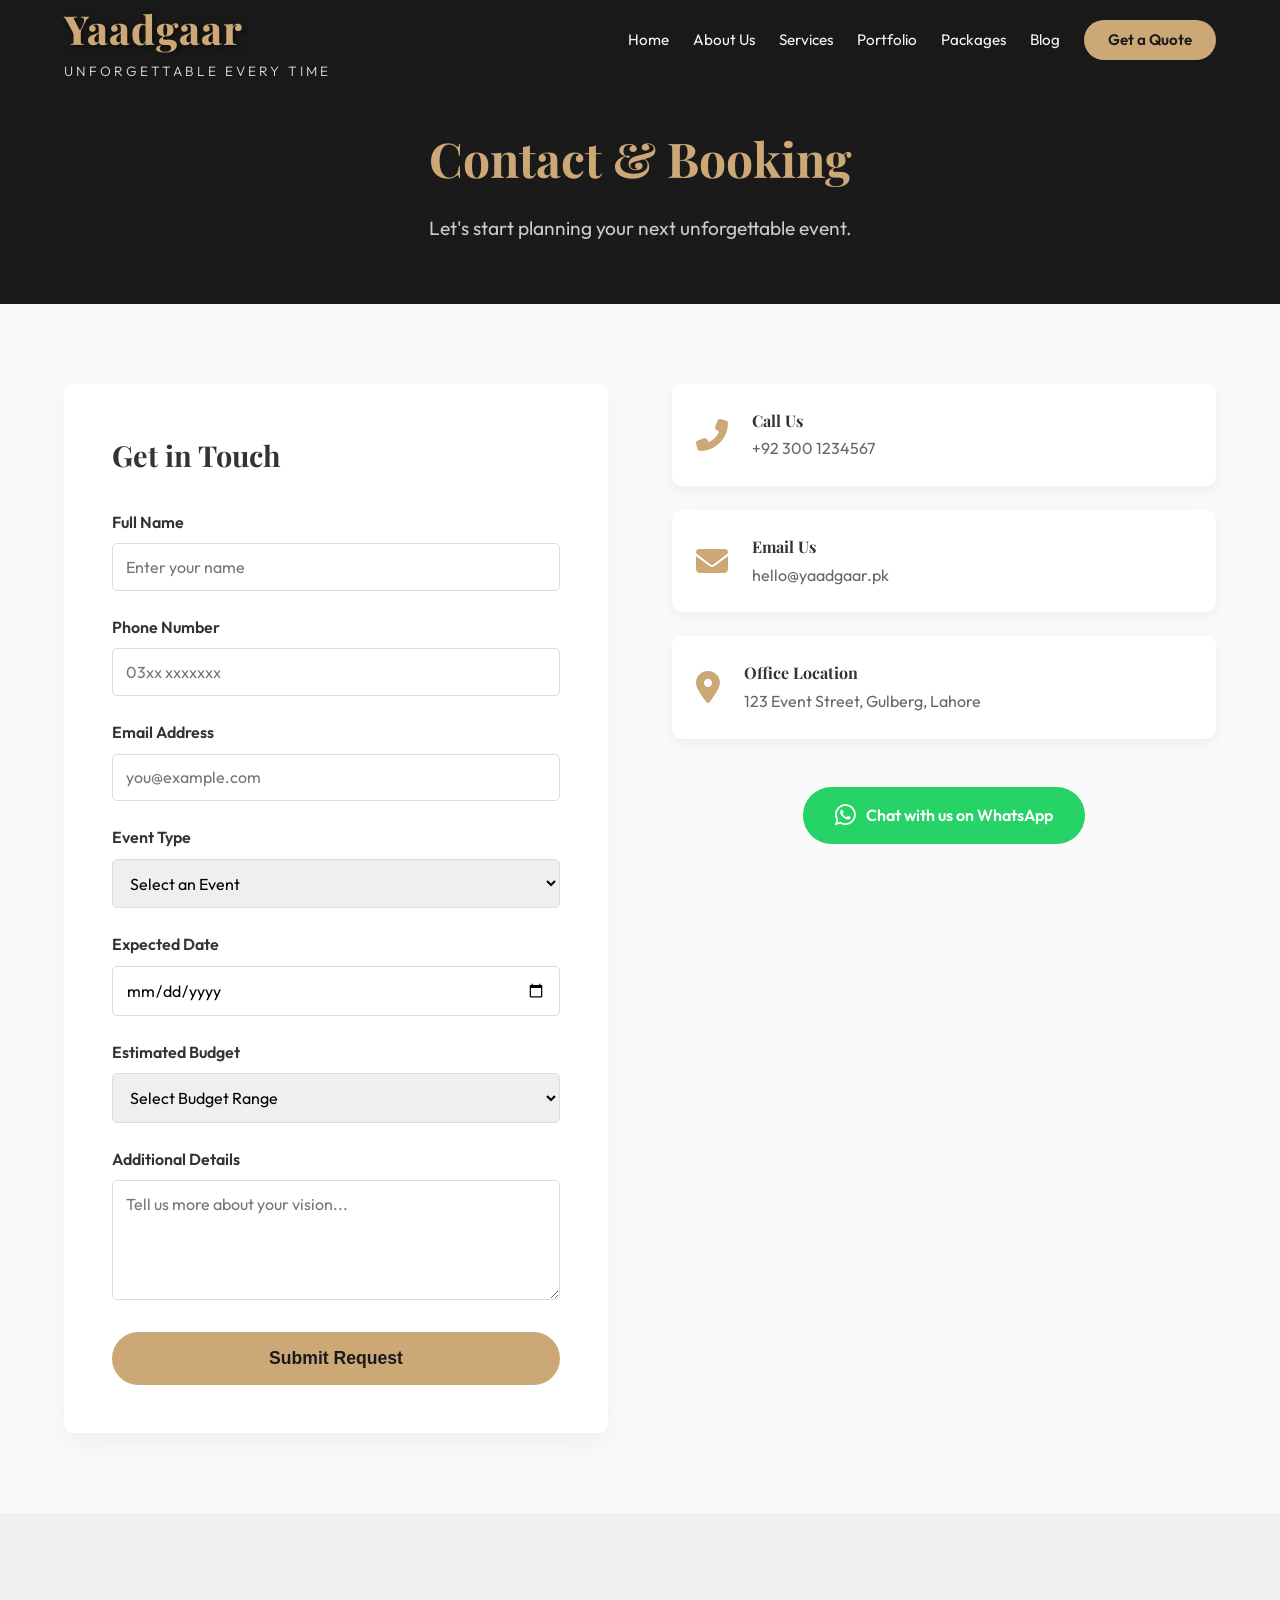
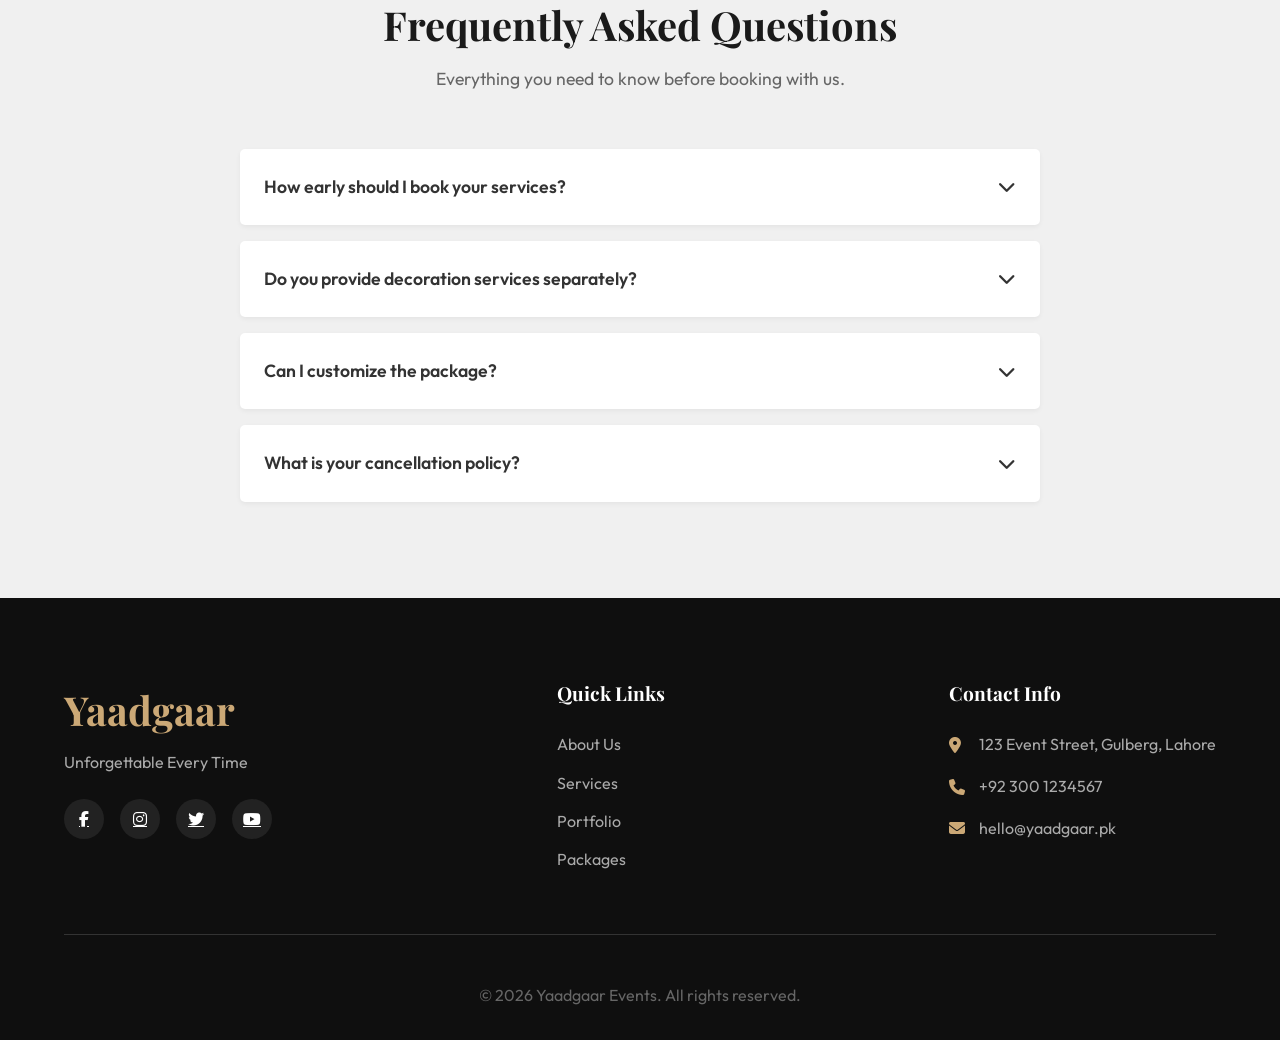
<file: contact.html>
<!DOCTYPE html>
<html lang="en">

<head>
    <meta charset="UTF-8">
    <meta name="viewport" content="width=device-width, initial-scale=1.0">
    <title>Contact & Booking - Yaadgaar</title>
    <link rel="stylesheet" href="styles.css">
    <link
        href="https://fonts.googleapis.com/css2?family=Outfit:wght@300;400;600;800&family=Playfair+Display:ital,wght@0,600;1,600&display=swap"
        rel="stylesheet">
    <link rel="stylesheet" href="https://cdnjs.cloudflare.com/ajax/libs/font-awesome/6.4.0/css/all.min.css">
</head>

<body>
    <header>
        <nav>
            <div class="logo">
                <a href="index.html">
                    <h1>Yaadgaar</h1>
                    <p>Unforgettable Every Time</p>
                </a>
            </div>
            <ul class="nav-links">
                <li><a href="index.html">Home</a></li>
                <li><a href="about.html">About Us</a></li>
                <li><a href="services.html">Services</a></li>
                <li><a href="portfolio.html">Portfolio</a></li>
                <li><a href="pricing.html">Packages</a></li>
                <li><a href="blog.html">Blog</a></li>
                <li><a href="contact.html" class="btn-primary active">Get a Quote</a></li>
            </ul>
            <div class="menu-toggle" id="mobile-menu">
                <i class="fas fa-bars"></i>
            </div>
        </nav>
    </header>

    <main>
        <div class="page-header">
            <h1>Contact & Booking</h1>
            <p>Let's start planning your next unforgettable event.</p>
        </div>

        <section>
            <div class="contact-grid">

                <!-- Contact Form -->
                <div class="contact-form">
                    <h3 style="margin-bottom: 2rem; font-size: 1.8rem; font-family: 'Playfair Display', serif;">Get in
                        Touch</h3>
                    <form id="contactForm">
                        <div class="form-group">
                            <label for="name">Full Name</label>
                            <input type="text" id="name" class="form-control" placeholder="Enter your name" required>
                        </div>
                        <div class="form-group">
                            <label for="phone">Phone Number</label>
                            <input type="tel" id="phone" class="form-control" placeholder="03xx xxxxxxx" required>
                        </div>
                        <div class="form-group">
                            <label for="email">Email Address</label>
                            <input type="email" id="email" class="form-control" placeholder="you@example.com" required>
                        </div>
                        <div class="form-group">
                            <label for="eventType">Event Type</label>
                            <select id="eventType" class="form-control" required>
                                <option value="" disabled selected>Select an Event</option>
                                <option value="wedding">Wedding</option>
                                <option value="birthday">Birthday</option>
                                <option value="corporate">Corporate</option>
                                <option value="concert">Concert</option>
                                <option value="other">Other</option>
                            </select>
                        </div>
                        <div class="form-group">
                            <label for="eventDate">Expected Date</label>
                            <input type="date" id="eventDate" class="form-control" required>
                        </div>
                        <div class="form-group">
                            <label for="budget">Estimated Budget</label>
                            <select id="budget" class="form-control" required>
                                <option value="" disabled selected>Select Budget Range</option>
                                <option value="under200k">Under 200,000 PKR</option>
                                <option value="200k-500k">200,000 - 500,000 PKR</option>
                                <option value="500k-1m">500,000 - 1,000,000 PKR</option>
                                <option value="above1m">Above 1,000,000 PKR</option>
                            </select>
                        </div>
                        <div class="form-group">
                            <label for="message">Additional Details</label>
                            <textarea id="message" class="form-control"
                                placeholder="Tell us more about your vision..."></textarea>
                        </div>
                        <button type="submit" class="btn-primary"
                            style="width: 100%; padding: 1rem; font-size: 1.1rem;">Submit Request</button>
                    </form>
                </div>

                <!-- Info Cards & Map -->
                <div>
                    <div class="contact-info-cards">
                        <div class="info-card">
                            <i class="fas fa-phone-alt"></i>
                            <div>
                                <h4>Call Us</h4>
                                <p>+92 300 1234567</p>
                            </div>
                        </div>
                        <div class="info-card">
                            <i class="fas fa-envelope"></i>
                            <div>
                                <h4>Email Us</h4>
                                <a href="mailto:hello@yaadgaar.pk">hello@yaadgaar.pk</a>
                            </div>
                        </div>
                        <div class="info-card">
                            <i class="fas fa-map-marker-alt"></i>
                            <div>
                                <h4>Office Location</h4>
                                <p>123 Event Street, Gulberg, Lahore</p>
                            </div>
                        </div>
                    </div>

                    <div style="margin-top: 2rem; text-align: center;">
                        <a href="https://wa.me/923001234567" target="_blank" class="whatsapp-btn">
                            <i class="fab fa-whatsapp" style="font-size: 1.5rem;"></i> Chat with us on WhatsApp
                        </a>
                    </div>

                    <div class="map-container">
                        <iframe
                            src="https://www.google.com/maps/embed?pb=!1m18!1m12!1m3!1d108865.25303722956!2d74.26938221877661!3d31.50346067713833!2m3!1f0!2f0!3f0!3m2!1i1024!2i768!4f13.1!3m3!1m2!1s0x39190483e58107d9%3A0xc23abe6ccc7e2462!2sGulberg%2C%20Lahore%2C%20Punjab%2C%20Pakistan!5e0!3m2!1sen!2s!4v1715000000000!5m2!1sen!2s"
                            width="100%" height="100%" style="border:0;" allowfullscreen="" loading="lazy"
                            referrerpolicy="no-referrer-when-downgrade"></iframe>
                    </div>
                </div>

            </div>
        </section>

        <!-- FAQ Section -->
        <section style="background-color: var(--bg-gray);">
            <div class="section-header">
                <h2>Frequently Asked Questions</h2>
                <p>Everything you need to know before booking with us.</p>
            </div>

            <div class="faq-section">
                <div class="faq-item">
                    <div class="faq-question">
                        How early should I book your services?
                        <i class="fas fa-chevron-down" style="transition: transform 0.3s;"></i>
                    </div>
                    <div class="faq-answer">
                        We recommend booking at least 3-6 months in advance for weddings and large corporate events to
                        ensure availability and ample planning time.
                    </div>
                </div>

                <div class="faq-item">
                    <div class="faq-question">
                        Do you provide decoration services separately?
                        <i class="fas fa-chevron-down" style="transition: transform 0.3s;"></i>
                    </div>
                    <div class="faq-answer">
                        Yes! While we offer full-service packages, we are also happy to provide standalone decoration or
                        catering services depending on your needs.
                    </div>
                </div>

                <div class="faq-item">
                    <div class="faq-question">
                        Can I customize the package?
                        <i class="fas fa-chevron-down" style="transition: transform 0.3s;"></i>
                    </div>
                    <div class="faq-answer">
                        Absolutely. All our packages serve as a starting point. We specialize in custom-tailored
                        solutions to match your exact vision.
                    </div>
                </div>

                <div class="faq-item">
                    <div class="faq-question">
                        What is your cancellation policy?
                        <i class="fas fa-chevron-down" style="transition: transform 0.3s;"></i>
                    </div>
                    <div class="faq-answer">
                        Deposits are generally non-refundable. Cancellations made 30 days prior to the event may be
                        eligible for a partial refund or rescheduling depending on the circumstances.
                    </div>
                </div>
            </div>
        </section>
    </main>

    <footer>
        <div class="footer-content">
            <div class="footer-logo">
                <h2>Yaadgaar</h2>
                <p>Unforgettable Every Time</p>
                <div class="social-links">
                    <a href="#"><i class="fab fa-facebook-f"></i></a>
                    <a href="#"><i class="fab fa-instagram"></i></a>
                    <a href="#"><i class="fab fa-twitter"></i></a>
                    <a href="#"><i class="fab fa-youtube"></i></a>
                </div>
            </div>
            <div class="footer-links">
                <h3>Quick Links</h3>
                <ul>
                    <li><a href="about.html">About Us</a></li>
                    <li><a href="services.html">Services</a></li>
                    <li><a href="portfolio.html">Portfolio</a></li>
                    <li><a href="pricing.html">Packages</a></li>
                </ul>
            </div>
            <div class="contact-info">
                <h3>Contact Info</h3>
                <p><i class="fas fa-map-marker-alt"></i> 123 Event Street, Gulberg, Lahore</p>
                <p><i class="fas fa-phone"></i> +92 300 1234567</p>
                <p><i class="fas fa-envelope"></i> hello@yaadgaar.pk</p>
            </div>
        </div>
        <div class="footer-bottom">
            <p>&copy; 2026 Yaadgaar Events. All rights reserved.</p>
        </div>
    </footer>

    <script src="script.js"></script>
</body>

</html>
</file>
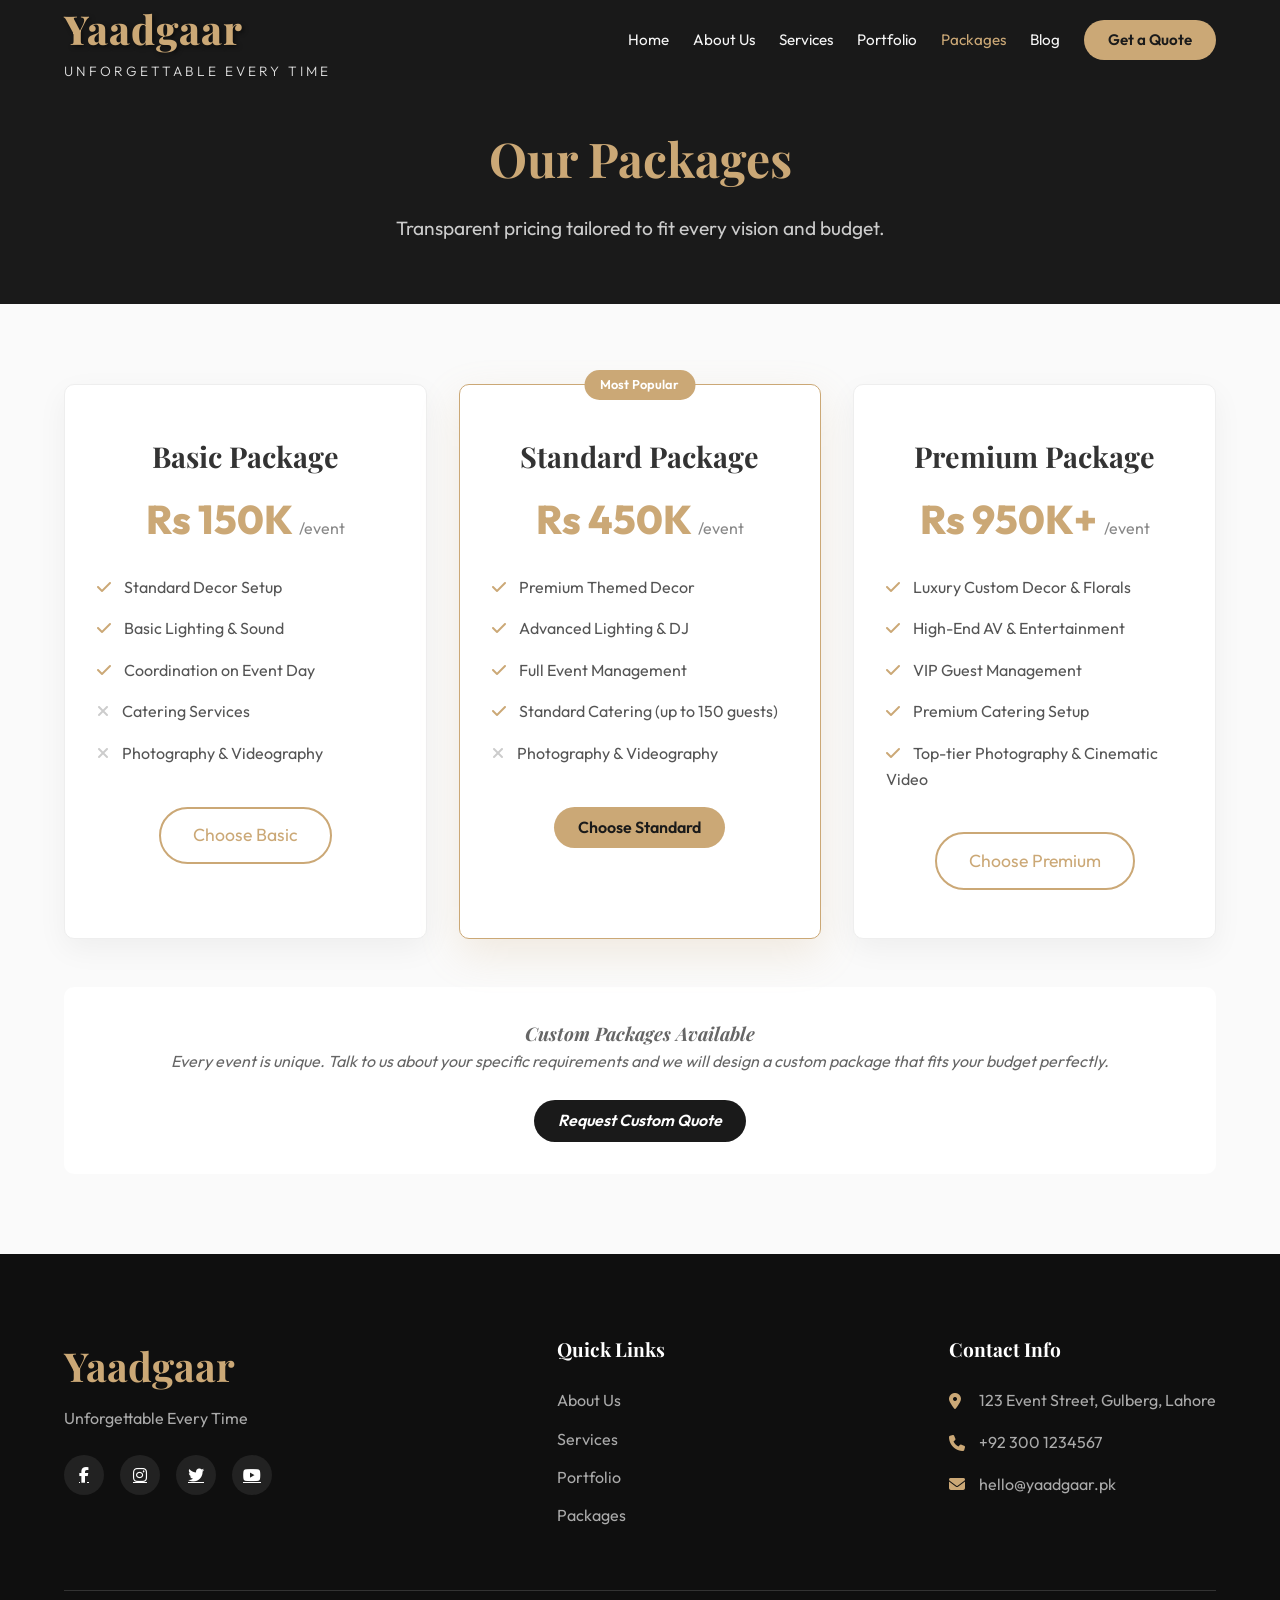
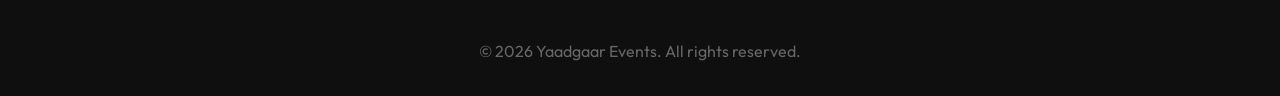
<file: pricing.html>
<!DOCTYPE html>
<html lang="en">

<head>
    <meta charset="UTF-8">
    <meta name="viewport" content="width=device-width, initial-scale=1.0">
    <title>Packages - Yaadgaar</title>
    <link rel="stylesheet" href="styles.css">
    <link
        href="https://fonts.googleapis.com/css2?family=Outfit:wght@300;400;600;800&family=Playfair+Display:ital,wght@0,600;1,600&display=swap"
        rel="stylesheet">
    <link rel="stylesheet" href="https://cdnjs.cloudflare.com/ajax/libs/font-awesome/6.4.0/css/all.min.css">
</head>

<body>
    <header>
        <nav>
            <div class="logo">
                <a href="index.html">
                    <h1>Yaadgaar</h1>
                    <p>Unforgettable Every Time</p>
                </a>
            </div>
            <ul class="nav-links">
                <li><a href="index.html">Home</a></li>
                <li><a href="about.html">About Us</a></li>
                <li><a href="services.html">Services</a></li>
                <li><a href="portfolio.html">Portfolio</a></li>
                <li><a href="pricing.html" class="active">Packages</a></li>
                <li><a href="blog.html">Blog</a></li>
                <li><a href="contact.html" class="btn-primary">Get a Quote</a></li>
            </ul>
            <div class="menu-toggle" id="mobile-menu">
                <i class="fas fa-bars"></i>
            </div>
        </nav>
    </header>

    <main>
        <div class="page-header">
            <h1>Our Packages</h1>
            <p>Transparent pricing tailored to fit every vision and budget.</p>
        </div>

        <section>
            <div class="pricing-grid">
                <!-- Basic -->
                <div class="pricing-card">
                    <h3>Basic Package</h3>
                    <div class="price">Rs 150K <span>/event</span></div>
                    <ul class="pricing-features">
                        <li><i class="fas fa-check"></i> Standard Decor Setup</li>
                        <li><i class="fas fa-check"></i> Basic Lighting & Sound</li>
                        <li><i class="fas fa-check"></i> Coordination on Event Day</li>
                        <li><i class="fas fa-times" style="color:#ccc;"></i> Catering Services</li>
                        <li><i class="fas fa-times" style="color:#ccc;"></i> Photography & Videography</li>
                    </ul>
                    <a href="contact.html" class="btn-secondary">Choose Basic</a>
                </div>

                <!-- Standard -->
                <div class="pricing-card popular">
                    <div class="popular-badge">Most Popular</div>
                    <h3>Standard Package</h3>
                    <div class="price">Rs 450K <span>/event</span></div>
                    <ul class="pricing-features">
                        <li><i class="fas fa-check"></i> Premium Themed Decor</li>
                        <li><i class="fas fa-check"></i> Advanced Lighting & DJ</li>
                        <li><i class="fas fa-check"></i> Full Event Management</li>
                        <li><i class="fas fa-check"></i> Standard Catering (up to 150 guests)</li>
                        <li><i class="fas fa-times" style="color:#ccc;"></i> Photography & Videography</li>
                    </ul>
                    <a href="contact.html" class="btn-primary">Choose Standard</a>
                </div>

                <!-- Premium -->
                <div class="pricing-card">
                    <h3>Premium Package</h3>
                    <div class="price">Rs 950K+ <span>/event</span></div>
                    <ul class="pricing-features">
                        <li><i class="fas fa-check"></i> Luxury Custom Decor & Florals</li>
                        <li><i class="fas fa-check"></i> High-End AV & Entertainment</li>
                        <li><i class="fas fa-check"></i> VIP Guest Management</li>
                        <li><i class="fas fa-check"></i> Premium Catering Setup</li>
                        <li><i class="fas fa-check"></i> Top-tier Photography & Cinematic Video</li>
                    </ul>
                    <a href="contact.html" class="btn-secondary">Choose Premium</a>
                </div>
            </div>

            <div class="custom-package-note">
                <h3>Custom Packages Available</h3>
                <p>Every event is unique. Talk to us about your specific requirements and we will design a custom
                    package that fits your budget perfectly.</p>
                <br>
                <a href="contact.html" class="btn-primary"
                    style="background-color: var(--secondary); color: white !important;">Request Custom Quote</a>
            </div>
        </section>
    </main>

    <footer>
        <div class="footer-content">
            <div class="footer-logo">
                <h2>Yaadgaar</h2>
                <p>Unforgettable Every Time</p>
                <div class="social-links">
                    <a href="#"><i class="fab fa-facebook-f"></i></a>
                    <a href="#"><i class="fab fa-instagram"></i></a>
                    <a href="#"><i class="fab fa-twitter"></i></a>
                    <a href="#"><i class="fab fa-youtube"></i></a>
                </div>
            </div>
            <div class="footer-links">
                <h3>Quick Links</h3>
                <ul>
                    <li><a href="about.html">About Us</a></li>
                    <li><a href="services.html">Services</a></li>
                    <li><a href="portfolio.html">Portfolio</a></li>
                    <li><a href="pricing.html">Packages</a></li>
                </ul>
            </div>
            <div class="contact-info">
                <h3>Contact Info</h3>
                <p><i class="fas fa-map-marker-alt"></i> 123 Event Street, Gulberg, Lahore</p>
                <p><i class="fas fa-phone"></i> +92 300 1234567</p>
                <p><i class="fas fa-envelope"></i> hello@yaadgaar.pk</p>
            </div>
        </div>
        <div class="footer-bottom">
            <p>&copy; 2026 Yaadgaar Events. All rights reserved.</p>
        </div>
    </footer>

    <script src="script.js"></script>
</body>

</html>
</file>
<file: styles.css>
:root {
    --primary: #cba876;
    /* Rich Gold */
    --primary-dark: #b08d55;
    --secondary: #1a1a1a;
    --text-light: #f5f5f5;
    --text-dark: #333333;
    --bg-light: #fafafa;
    --bg-gray: #f0f0f0;
    --transition: all 0.3s ease;
}

* {
    margin: 0;
    padding: 0;
    box-sizing: border-box;
}

body {
    font-family: 'Outfit', sans-serif;
    color: var(--text-dark);
    background-color: var(--bg-light);
    line-height: 1.6;
    overflow-x: hidden;
    /* Prevent horizontal scroll */
    width: 100%;
}

html {
    scroll-behavior: smooth;
    overflow-x: hidden;
}

img {
    max-width: 100%;
    height: auto;
}

h1,
h2,
h3,
h4,
.logo h1 {
    font-family: 'Playfair Display', serif;
}

/* Header & Nav */
header {
    background-color: rgba(26, 26, 26, 0.95);
    position: fixed;
    width: 100%;
    z-index: 1000;
    padding: 0.8rem 5%;
    backdrop-filter: blur(10px);
    height: 80px;
    display: flex;
    align-items: center;
}

nav {
    display: flex;
    justify-content: space-between;
    align-items: center;
    width: 100%;
}

.logo a {
    text-decoration: none;
}

.logo h1 {
    color: var(--primary);
    font-size: 2.5rem;
    margin: 0;
    font-weight: 800;
    text-shadow: 2px 2px 4px rgba(0, 0, 0, 0.5);
    letter-spacing: 1px;
}

.logo p {
    color: var(--text-light);
    font-size: 0.85rem;
    letter-spacing: 3px;
    text-transform: uppercase;
    font-weight: 300;
    opacity: 0.9;
}

.nav-links {
    display: flex;
    list-style: none;
    gap: 1.5rem;
    align-items: center;
}

.nav-links a {
    color: var(--text-light);
    text-decoration: none;
    font-weight: 400;
    transition: var(--transition);
    font-size: 0.95rem;
}

.nav-links a:hover,
.nav-links a.active {
    color: var(--primary);
}

.btn-primary {
    background-color: var(--primary);
    color: var(--secondary) !important;
    padding: 0.5rem 1.5rem;
    border-radius: 30px;
    font-weight: 600 !important;
    text-decoration: none;
    display: inline-block;
    transition: var(--transition);
    border: none;
    cursor: pointer;
}

.btn-primary:hover {
    background-color: var(--text-light);
    color: var(--secondary);
}

/* Page Headers (for inner pages) */
.page-header {
    padding: 120px 5% 60px;
    background-color: var(--secondary);
    color: white;
    text-align: center;
}

.page-header h1 {
    font-size: 3rem;
    color: var(--primary);
    margin-bottom: 1rem;
}

.page-header p {
    color: #ccc;
    font-size: 1.2rem;
    max-width: 600px;
    margin: 0 auto;
}

/* Hero Section */
.hero {
    height: 100vh;
    background: linear-gradient(rgba(0, 0, 0, 0.6), rgba(0, 0, 0, 0.6)), url('https://images.unsplash.com/photo-1549495111-c917ee7208d1?ixlib=rb-4.0.3&auto=format&fit=crop&w=2000&q=80') center/cover;
    display: flex;
    align-items: center;
    justify-content: center;
    text-align: center;
    color: var(--text-light);
    padding: 0 20px;
}

.hero-content {
    max-width: 800px;
    animation: fadeIn 1.5s ease;
}

.hero h2 {
    font-size: 4rem;
    margin-bottom: 1rem;
    line-height: 1.2;
}

.highlight {
    color: var(--primary);
    font-style: italic;
}

.hero p {
    font-size: 1.2rem;
    margin-bottom: 2rem;
    opacity: 0.9;
}

.btn-secondary {
    display: inline-block;
    border: 2px solid var(--primary);
    color: var(--primary);
    text-decoration: none;
    padding: 0.8rem 2rem;
    font-size: 1.1rem;
    border-radius: 30px;
    transition: var(--transition);
}

.btn-secondary:hover {
    background-color: var(--primary);
    color: var(--secondary);
}

/* Sections General */
section {
    padding: 5rem 5%;
}

.section-header {
    text-align: center;
    margin-bottom: 3.5rem;
}

.section-header h2 {
    font-size: 2.5rem;
    color: var(--secondary);
    margin-bottom: 0.5rem;
}

.section-header p {
    color: #666;
    font-size: 1.1rem;
    max-width: 700px;
    margin: 0 auto;
}

/* About Section */
.about-grid {
    display: grid;
    grid-template-columns: 1fr 1fr;
    gap: 4rem;
    align-items: center;
}

.about-img img {
    width: 100%;
    border-radius: 10px;
    box-shadow: 0 10px 30px rgba(0, 0, 0, 0.1);
}

.about-text h3 {
    font-size: 2rem;
    margin-bottom: 1rem;
}

.about-text p {
    margin-bottom: 1rem;
    color: #555;
}

.about-features {
    display: grid;
    grid-template-columns: 1fr 1fr;
    gap: 1.5rem;
    margin-top: 2rem;
}

.feature {
    display: flex;
    align-items: flex-start;
    gap: 1rem;
}

.feature i {
    color: var(--primary);
    font-size: 1.5rem;
    margin-top: 0.2rem;
}

.feature h4 {
    margin-bottom: 0.3rem;
}

/* Team Section */
.team-grid {
    display: grid;
    grid-template-columns: repeat(auto-fit, minmax(250px, 1fr));
    gap: 2rem;
}

.team-card {
    text-align: center;
}

.team-card img {
    width: 100%;
    height: 300px;
    object-fit: cover;
    border-radius: 10px;
    margin-bottom: 1rem;
}

.team-card h3 {
    color: var(--secondary);
}

.team-card p {
    color: var(--primary);
    font-weight: 600;
}

/* Services */
.services-grid {
    display: grid;
    grid-template-columns: repeat(auto-fit, minmax(300px, 1fr));
    gap: 2rem;
}

.service-card {
    background: white;
    padding: 3rem 2.5rem;
    text-align: center;
    border-radius: 10px;
    box-shadow: 0 10px 30px rgba(0, 0, 0, 0.05);
    transition: var(--transition);
    border-bottom: 3px solid transparent;
}

.service-card:hover {
    transform: translateY(-10px);
    border-bottom-color: var(--primary);
}

.service-card i {
    font-size: 3rem;
    color: var(--primary);
    margin-bottom: 1.5rem;
}

.service-card h3 {
    font-size: 1.5rem;
    margin-bottom: 1rem;
}

.service-card p {
    color: #666;
    margin-bottom: 1.5rem;
}

/* Portfolio Filters */
.portfolio-filters {
    display: flex;
    justify-content: center;
    gap: 1rem;
    margin-bottom: 2rem;
    flex-wrap: wrap;
}

.filter-btn {
    padding: 0.5rem 1.5rem;
    border: 1px solid var(--primary);
    background: transparent;
    color: var(--text-dark);
    border-radius: 30px;
    cursor: pointer;
    transition: var(--transition);
    font-family: 'Outfit';
    font-weight: 600;
}

.filter-btn.active,
.filter-btn:hover {
    background: var(--primary);
    color: white;
}

/* Events Gallery */
.gallery {
    display: grid;
    grid-template-columns: repeat(auto-fit, minmax(350px, 1fr));
    gap: 1.5rem;
}

.gallery-item {
    position: relative;
    border-radius: 10px;
    overflow: hidden;
    height: 300px;
    cursor: pointer;
}

.gallery-item img {
    width: 100%;
    height: 100%;
    object-fit: cover;
    transition: transform 0.5s ease;
}

.gallery-item .overlay {
    position: absolute;
    inset: 0;
    background: linear-gradient(to top, rgba(0, 0, 0, 0.8), transparent);
    display: flex;
    flex-direction: column;
    justify-content: flex-end;
    padding: 2rem;
    color: white;
    opacity: 0;
    transition: var(--transition);
}

.gallery-item:hover img {
    transform: scale(1.1);
}

.gallery-item:hover .overlay {
    opacity: 1;
}

.overlay h3 {
    font-size: 1.5rem;
    margin-bottom: 0.5rem;
    color: var(--primary);
}

/* Pricing Section */
.pricing-grid {
    display: grid;
    grid-template-columns: repeat(auto-fit, minmax(300px, 1fr));
    gap: 2rem;
}

.pricing-card {
    background: white;
    border-radius: 10px;
    padding: 3rem 2rem;
    text-align: center;
    box-shadow: 0 10px 30px rgba(0, 0, 0, 0.05);
    border: 1px solid #eee;
    position: relative;
    transition: var(--transition);
}

.pricing-card:hover {
    transform: translateY(-10px);
}

.pricing-card.popular {
    border-color: var(--primary);
    box-shadow: 0 15px 40px rgba(203, 168, 118, 0.2);
}

.popular-badge {
    position: absolute;
    top: -15px;
    left: 50%;
    transform: translateX(-50%);
    background: var(--primary);
    color: white;
    padding: 0.3rem 1rem;
    border-radius: 20px;
    font-size: 0.8rem;
    font-weight: 600;
}

.pricing-card h3 {
    font-size: 1.8rem;
    margin-bottom: 0.5rem;
}

.price {
    font-size: 2.5rem;
    font-weight: 800;
    color: var(--primary);
    margin-bottom: 1.5rem;
}

.price span {
    font-size: 1rem;
    color: #888;
    font-weight: 400;
}

.pricing-features {
    list-style: none;
    margin-bottom: 2.5rem;
    text-align: left;
}

.pricing-features li {
    margin-bottom: 1rem;
    color: #555;
}

.pricing-features i {
    color: var(--primary);
    margin-right: 10px;
}

.custom-package-note {
    text-align: center;
    margin-top: 3rem;
    font-style: italic;
    color: #666;
    padding: 2rem;
    background: white;
    border-radius: 10px;
}

/* Testimonials */
.testimonials {
    background-color: var(--secondary);
    color: white;
}

.testimonials .section-header h2 {
    color: white;
}

.testimonials .section-header p {
    color: #aaa;
}

.testimonial-grid {
    display: grid;
    grid-template-columns: repeat(auto-fit, minmax(300px, 1fr));
    gap: 2rem;
}

.testimonial-card {
    background: rgba(255, 255, 255, 0.05);
    padding: 2.5rem;
    border-radius: 10px;
    border-left: 4px solid var(--primary);
}

.stars {
    color: var(--primary);
    margin-bottom: 1rem;
}

.quote {
    font-size: 1.1rem;
    font-style: italic;
    margin-bottom: 1.5rem;
    color: #ddd;
}

.author {
    color: var(--primary);
    font-weight: 600;
}

.author-event {
    font-size: 0.8rem;
    color: #888;
}

/* Contact & forms */
.contact-grid {
    display: grid;
    grid-template-columns: 1fr 1fr;
    gap: 4rem;
}

.contact-form {
    background: white;
    padding: 3rem;
    border-radius: 10px;
    box-shadow: 0 10px 30px rgba(0, 0, 0, 0.05);
}

.form-group {
    margin-bottom: 1.5rem;
}

.form-group label {
    display: block;
    margin-bottom: 0.5rem;
    font-weight: 600;
}

.form-control {
    width: 100%;
    padding: 0.8rem;
    border: 1px solid #ddd;
    border-radius: 5px;
    font-family: inherit;
    font-size: 1rem;
}

textarea.form-control {
    resize: vertical;
    min-height: 120px;
}

.contact-info-cards {
    display: flex;
    flex-direction: column;
    gap: 1.5rem;
}

.info-card {
    display: flex;
    align-items: center;
    gap: 1.5rem;
    background: white;
    padding: 1.5rem;
    border-radius: 10px;
    box-shadow: 0 5px 15px rgba(0, 0, 0, 0.05);
}

.info-card i {
    font-size: 2rem;
    color: var(--primary);
}

.info-card h4 {
    margin-bottom: 0.2rem;
}

.info-card p,
.info-card a {
    color: #666;
    text-decoration: none;
}

.whatsapp-btn {
    display: inline-flex;
    align-items: center;
    gap: 10px;
    background: #25D366;
    color: white !important;
    padding: 1rem 2rem;
    border-radius: 30px;
    text-decoration: none;
    font-weight: 600;
    margin-top: 1rem;
    transition: var(--transition);
}

.whatsapp-btn:hover {
    background: #128C7E;
}

/* Maps */
.map-container {
    margin-top: 4rem;
    border-radius: 10px;
    overflow: hidden;
    height: 400px;
}

/* FAQ Accordion */
.faq-section {
    max-width: 800px;
    margin: 0 auto;
}

.faq-item {
    background: white;
    margin-bottom: 1rem;
    border-radius: 5px;
    box-shadow: 0 2px 5px rgba(0, 0, 0, 0.05);
}

.faq-question {
    padding: 1.5rem;
    display: flex;
    justify-content: space-between;
    align-items: center;
    cursor: pointer;
    font-weight: 600;
    font-size: 1.1rem;
}

.faq-answer {
    padding: 0 1.5rem;
    max-height: 0;
    overflow: hidden;
    transition: max-height 0.3s ease, padding 0.3s ease;
    color: #555;
}

.faq-item.active .faq-answer {
    padding-bottom: 1.5rem;
    max-height: 200px;
}

.faq-item.active .faq-question i {
    transform: rotate(180deg);
}

/* Blog */
.blog-grid {
    display: grid;
    grid-template-columns: repeat(auto-fit, minmax(300px, 1fr));
    gap: 2rem;
}

.blog-card {
    background: white;
    border-radius: 10px;
    overflow: hidden;
    box-shadow: 0 10px 30px rgba(0, 0, 0, 0.05);
    transition: var(--transition);
}

.blog-card:hover {
    transform: translateY(-10px);
}

.blog-card img {
    width: 100%;
    height: 200px;
    object-fit: cover;
}

.blog-content {
    padding: 2rem;
}

.blog-meta {
    font-size: 0.85rem;
    color: var(--primary);
    margin-bottom: 0.5rem;
    font-weight: 600;
}

.blog-content h3 {
    font-size: 1.4rem;
    margin-bottom: 1rem;
}

.blog-content p {
    color: #666;
    margin-bottom: 1.5rem;
}

.read-more {
    color: var(--secondary);
    font-weight: 600;
    text-decoration: none;
    display: inline-flex;
    align-items: center;
    gap: 5px;
    transition: var(--transition);
}

.read-more:hover {
    color: var(--primary);
}

/* Footer */
footer {
    background-color: #0f0f0f;
    color: white;
    padding: 5rem 5% 2rem;
}

.footer-content {
    display: flex;
    flex-wrap: wrap;
    justify-content: space-between;
    gap: 3rem;
    margin-bottom: 3rem;
    border-bottom: 1px solid #333;
    padding-bottom: 3rem;
}

.footer-logo {
    max-width: 300px;
}

.footer-logo h2 {
    color: var(--primary);
    font-size: 2.5rem;
    margin-bottom: 0.5rem;
}

.footer-logo p {
    color: #aaa;
    margin-bottom: 1.5rem;
}

.social-links {
    display: flex;
    gap: 1rem;
}

.social-links a {
    color: white;
    background: #222;
    width: 40px;
    height: 40px;
    display: flex;
    align-items: center;
    justify-content: center;
    border-radius: 50%;
    transition: var(--transition);
}

.social-links a:hover {
    background: var(--primary);
}

.footer-links h3,
.contact-info h3 {
    margin-bottom: 1.5rem;
    font-size: 1.2rem;
}

.footer-links ul {
    list-style: none;
}

.footer-links li {
    margin-bottom: 0.8rem;
}

.footer-links a {
    color: #aaa;
    text-decoration: none;
    transition: var(--transition);
}

.footer-links a:hover {
    color: var(--primary);
}

.contact-info p {
    margin: 1rem 0;
    color: #aaa;
    display: flex;
    align-items: center;
    gap: 10px;
}

.contact-info i {
    color: var(--primary);
    width: 20px;
}

.footer-bottom {
    text-align: center;
    color: #666;
}

/* Animations */
@keyframes fadeIn {
    from {
        opacity: 0;
        transform: translateY(20px);
    }

    to {
        opacity: 1;
        transform: translateY(0);
    }
}

/* --- Dynamic & Modern Enhancements --- */

/* New Home Page Enhancements */
.container {
    max-width: 1200px;
    margin: 0 auto;
    width: 100%;
    padding: 0 5%;
}

/* Dynamic Hero */
.dynamic-bg {
    background: linear-gradient(rgba(0, 0, 0, 0.5), rgba(0, 0, 0, 0.8)), url('https://images.unsplash.com/photo-1511285560929-80b456fea0bc?ixlib=rb-4.0.3&auto=format&fit=crop&w=2000&q=80') center/cover;
    position: relative;
    background-attachment: fixed;
    /* Parallax effect */
}

/* Gradient Text */
.gradient-text {
    background: linear-gradient(45deg, #cba876, #ffdfa0, #cba876);
    -webkit-background-clip: text;
    background-clip: text;
    -webkit-text-fill-color: transparent;
    display: inline-block;
}

/* Glassmorphism */
.glassmorphism {
    background: rgba(255, 255, 255, 0.1);
    backdrop-filter: blur(15px);
    -webkit-backdrop-filter: blur(15px);
    border: 1px solid rgba(255, 255, 255, 0.2);
    box-shadow: 0 8px 32px 0 rgba(0, 0, 0, 0.1);
}

/* Stats Banner */
.stats-wrapper {
    position: relative;
    margin-top: -60px;
    z-index: 10;
    padding: 0 5%;
}

.stats-container {
    display: flex;
    justify-content: space-around;
    align-items: center;
    padding: 2.5rem;
    border-radius: 20px;
    background: white;
    /* Fallback */
    background: rgba(255, 255, 255, 0.95);
    box-shadow: 0 20px 40px rgba(0, 0, 0, 0.1);
    flex-wrap: wrap;
    gap: 2rem;
}

.stat-item {
    text-align: center;
}

.stat-item h3 {
    font-size: 3rem;
    color: var(--primary);
    line-height: 1;
    margin-bottom: 0.5rem;
}

.stat-item p {
    font-weight: 600;
    color: var(--text-dark);
    text-transform: uppercase;
    letter-spacing: 1px;
    font-size: 0.9rem;
}

/* scroll indicator */
.scroll-indicator {
    position: absolute;
    bottom: 30px;
    left: 50%;
    transform: translateX(-50%);
}

.scroll-indicator a {
    color: white;
    font-size: 2rem;
    opacity: 0.7;
    transition: var(--transition);
}

.scroll-indicator a:hover {
    opacity: 1;
    color: var(--primary);
}

.bounce {
    animation: bounce 2s infinite;
}

@keyframes bounce {

    0%,
    20%,
    50%,
    80%,
    100% {
        transform: translateY(0);
    }

    40% {
        transform: translateY(-20px);
    }

    60% {
        transform: translateY(-10px);
    }
}

/* Image float and zoom */
.about-image-wrapper {
    position: relative;
    padding: 2rem 0;
}

.floating-image {
    animation: floating 6s ease-in-out infinite;
    border-radius: 20px;
    width: 100%;
    height: auto;
    max-width: 100%;
}

@keyframes floating {
    0% {
        transform: translateY(0px);
    }

    50% {
        transform: translateY(-20px);
    }

    100% {
        transform: translateY(0px);
    }
}

.zoom-hover {
    transition: transform 0.5s ease;
}

.zoom-hover:hover {
    transform: scale(1.03) !important;
}

/* Experience Badge */
.experience-badge {
    position: absolute;
    bottom: 0;
    right: -20px;
    background: var(--primary);
    color: white;
    padding: 2rem;
    border-radius: 50%;
    width: 150px;
    height: 150px;
    display: flex;
    flex-direction: column;
    justify-content: center;
    align-items: center;
    text-align: center;
    box-shadow: 0 15px 30px rgba(203, 168, 118, 0.4);
    border: 5px solid white;
}

.experience-badge h2 {
    font-size: 2.5rem;
    line-height: 1;
    margin-bottom: 5px;
}

.experience-badge p {
    font-size: 0.8rem;
    line-height: 1.2;
    font-family: 'Outfit';
    font-weight: 600;
}

/* Links Arrow */
.link-arrow {
    display: inline-flex;
    align-items: center;
    gap: 10px;
    color: var(--primary);
    text-decoration: none;
    font-weight: 600;
    font-size: 1.1rem;
    border-bottom: 2px solid transparent;
    padding-bottom: 5px;
    transition: var(--transition);
}

.link-arrow:hover {
    gap: 15px;
    border-bottom-color: var(--primary);
}

/* Process Steps */
.process-steps {
    display: flex;
    justify-content: space-between;
    align-items: center;
    max-width: 1000px;
    margin: 0 auto;
    flex-wrap: wrap;
    gap: 1rem;
}

.step-card {
    flex: 1;
    min-width: 250px;
    text-align: center;
    padding: 2rem;
}

.step-icon {
    width: 80px;
    height: 80px;
    background: white;
    border-radius: 50%;
    display: flex;
    align-items: center;
    justify-content: center;
    margin: 0 auto 1.5rem;
    font-size: 2rem;
    color: var(--primary);
    box-shadow: 0 10px 20px rgba(0, 0, 0, 0.05);
    position: relative;
}

.step-icon::after {
    content: '';
    position: absolute;
    inset: -5px;
    border: 2px dashed var(--primary);
    border-radius: 50%;
    animation: rotate 10s linear infinite;
}

@keyframes rotate {
    100% {
        transform: rotate(360deg);
    }
}

.step-arrow {
    font-size: 2rem;
    color: #ccc;
}

.step-card h3 {
    margin-bottom: 1rem;
    font-size: 1.3rem;
}

/* Modern Service Card */
.modern-card {
    border: none;
    border-radius: 20px;
    background: white;
    position: relative;
    overflow: hidden;
    z-index: 1;
}

.modern-card::before {
    content: "";
    position: absolute;
    top: 0;
    left: 0;
    width: 100%;
    height: 100%;
    background: var(--primary);
    transform: scaleY(0);
    transform-origin: top;
    transition: transform 0.5s ease;
    z-index: -1;
}

.modern-card:hover::before {
    transform: scaleY(1);
    transform-origin: bottom;
}

.modern-card:hover h3,
.modern-card:hover p,
.modern-card:hover i {
    color: white !important;
}

.card-icon i {
    font-size: 3rem;
    color: var(--primary);
    margin-bottom: 1.5rem;
    transition: var(--transition);
}

/* Testimonials Glass */
.testimonial-bg-overlay {
    position: absolute;
    top: 0;
    left: 0;
    width: 100%;
    height: 100%;
    background: linear-gradient(rgba(26, 26, 26, 0.9), rgba(26, 26, 26, 0.9)), url('https://images.unsplash.com/photo-1519225421980-715cb0215aed?ixlib=rb-4.0.3&auto=format&fit=crop&w=2000&q=80') center/cover;
    background-attachment: fixed;
    z-index: 1;
}

.glass-card {
    background: rgba(255, 255, 255, 0.05) !important;
    backdrop-filter: blur(10px);
    -webkit-backdrop-filter: blur(10px);
    border: 1px solid rgba(255, 255, 255, 0.1) !important;
    border-left: none !important;
    border-bottom: 4px solid var(--primary) !important;
}

.client-info {
    display: flex;
    align-items: center;
    gap: 15px;
    border-top: 1px solid rgba(255, 255, 255, 0.1);
    padding-top: 1rem;
    margin-top: 1rem;
}

.client-avatar {
    width: 50px;
    height: 50px;
    border-radius: 50%;
    background: var(--primary);
    color: white;
    display: flex;
    align-items: center;
    justify-content: center;
    font-weight: 800;
    font-family: 'Playfair Display';
    font-size: 1.2rem;
}

/* --- Global Hover Effects --- */

/* Images */
img {
    transition: transform 0.4s ease, box-shadow 0.4s ease;
}

img:hover {
    transform: scale(1.03);
    box-shadow: 0 10px 20px rgba(0, 0, 0, 0.15);
}

/* Cards (Services, Testimonials, Packages, etc) */
.service-card,
.gallery-item,
.package-card,
.step-card,
.team-member,
.blog-card {
    transition: transform 0.4s ease, box-shadow 0.4s ease;
}

.service-card:hover,
.gallery-item:hover,
.package-card:hover,
.step-card:hover,
.team-member:hover,
.blog-card:hover {
    transform: translateY(-8px);
    box-shadow: 0 15px 30px rgba(0, 0, 0, 0.15);
}

/* Exception for modern cards since they have their own hover */
.modern-card:hover {
    transform: translateY(-5px);
    box-shadow: 0 20px 40px rgba(0, 0, 0, 0.15);
}

/* Links and Icons */
a,
i {
    transition: var(--transition);
}

.social-links a:hover i {
    transform: scale(1.2) rotate(10deg);
}

/* --- Consolidated Media Queries (Mobile Fixes) --- */
.menu-toggle {
    display: none;
    color: var(--primary);
    font-size: 1.5rem;
    cursor: pointer;
    transition: var(--transition);
}

@media (max-width: 992px) {
    header {
        padding: 0.8rem 5%;
        height: 80px !important;
    }

    .menu-toggle {
        display: block !important;
        z-index: 1001;
        width: 30px;
        text-align: center;
    }

    .nav-links {
        position: fixed;
        top: 0;
        right: 0;
        width: 80%;
        height: 100vh;
        background-color: rgba(26, 26, 26, 0.98);
        flex-direction: column;
        justify-content: center;
        align-items: center;
        transition: transform 0.4s ease;
        transform: translateX(100%);
        z-index: 1000;
        box-shadow: -5px 0 15px rgba(0, 0, 0, 0.5);
    }

    .nav-links.active {
        transform: translateX(0) !important;
    }

    .nav-links li {
        margin: 1.5rem 0;
    }

    .nav-links a {
        font-size: 1.2rem;
    }

    .hero h2 {
        font-size: 3rem !important;
    }

    .about-grid,
    .contact-grid,
    .footer-content {
        grid-template-columns: 1fr !important;
        gap: 3rem;
    }

    .about-text {
        padding-right: 0 !important;
        text-align: center;
    }

    .about-features {
        justify-items: center;
    }

    .about-image-wrapper {
        order: -1;
    }

    .stats-container {
        padding: 1.5rem 1rem !important;
        gap: 1rem !important;
    }

    .stat-item h3 {
        font-size: 2rem !important;
    }

    /* Global Background Fixes for Mobile */
    .dynamic-bg,
    .testimonial-bg-overlay,
    .hero {
        background-attachment: scroll !important;
        background-position: center top !important;
        /* Focal point fix */
        background-size: cover !important;
        background-repeat: no-repeat !important;
    }

    .hero {
        min-height: 100vh !important;
        min-height: 100svh !important;
        height: auto !important;
    }
}

@media (max-width: 768px) {
    section {
        padding: 4rem 5% !important;
    }

    .hero h2 {
        font-size: 2.2rem !important;
    }

    .hero-buttons {
        display: flex;
        flex-direction: column;
        gap: 1rem;
        align-items: center;
    }

    .hero-buttons a {
        margin: 0 !important;
        width: 100%;
        max-width: 280px;
    }

    .experience-badge {
        width: 110px !important;
        height: 110px !important;
        padding: 1rem !important;
        right: 0 !important;
        bottom: -10px !important;
    }

    .process-steps {
        flex-direction: column !important;
    }

    .step-arrow {
        display: none !important;
    }

    .pricing-grid,
    .blog-grid,
    .services-grid,
    .gallery {
        grid-template-columns: 1fr !important;
    }

    .footer-logo,
    .footer-links,
    .contact-info {
        text-align: center !important;
        max-width: 100% !important;
    }
}

@media (max-width: 480px) {
    header {
        padding: 0.8rem 3% !important;
    }

    .logo h1 {
        font-size: 1.4rem !important;
    }

    .logo p {
        display: none !important;
    }

    .hero h2 {
        font-size: 1.7rem !important;
    }

    .stats-container {
        flex-direction: column !important;
    }

    .welcome-text h2 {
        font-size: 1.5rem !important;
        /* Even smaller for very small screens */
    }

    #welcome {
        padding-top: 3rem !important;
        padding-bottom: 2rem !important;
    }
}
</file>
